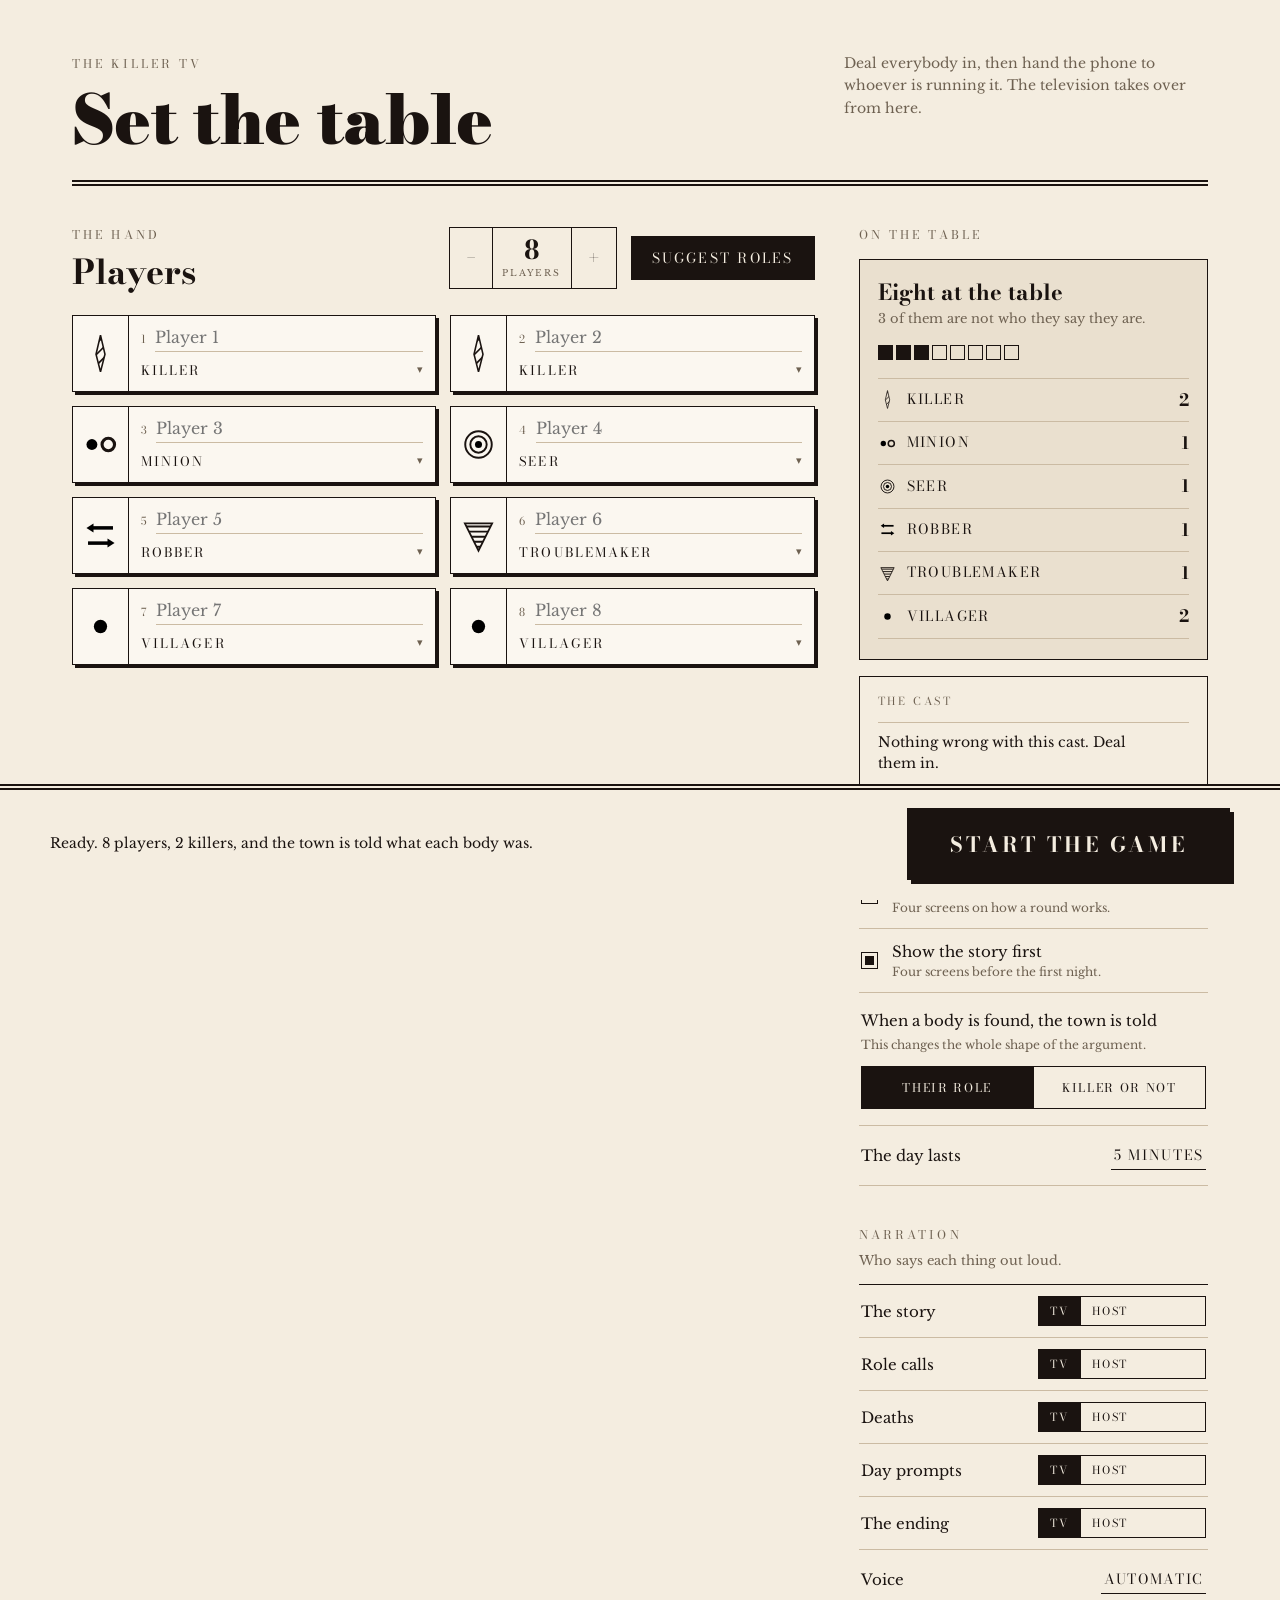
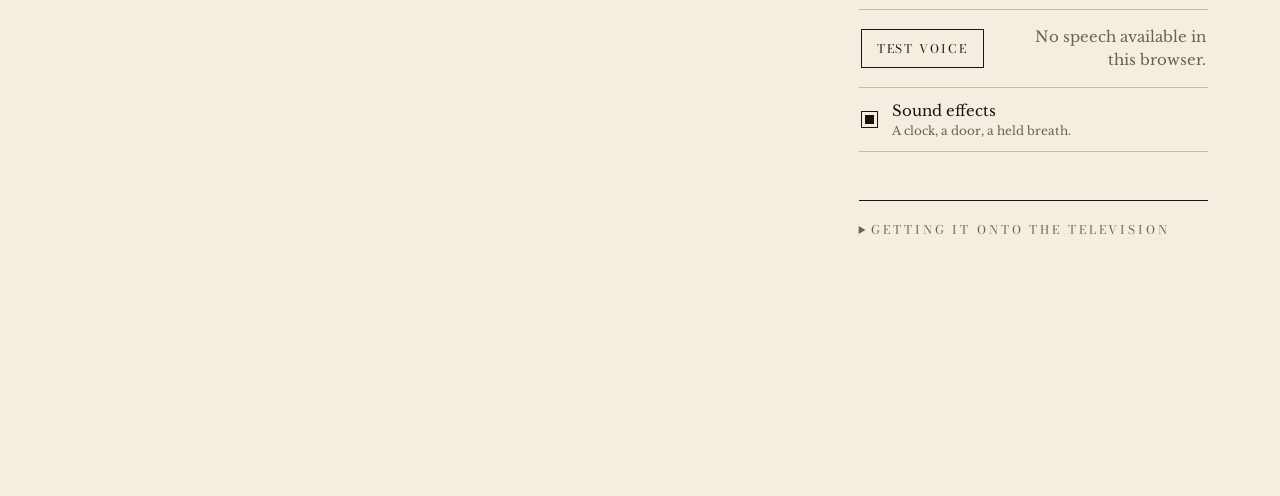
<file: index.html>
<!doctype html>
<html lang="en">
<head>
<meta charset="utf-8">
<meta name="viewport" content="width=device-width, initial-scale=1, viewport-fit=cover">
<meta name="theme-color" content="#F4EDE0">
<meta name="description" content="A social deduction party game for one television and a phone.">
<title>The Killer TV</title>
<link rel="icon" href="data:image/svg+xml,<svg xmlns='http://www.w3.org/2000/svg' viewBox='0 0 32 32'><rect width='32' height='32' fill='%23100c0a'/><rect x='5' y='10' width='22' height='15' fill='none' stroke='%23ede3d4' stroke-width='2'/><path d='M11 10 8 5M21 10l3-5' stroke='%23ede3d4' stroke-width='2'/></svg>">
<link rel="preconnect" href="https://fonts.googleapis.com">
<link rel="preconnect" href="https://fonts.gstatic.com" crossorigin>
<link href="https://fonts.googleapis.com/css2?family=Bodoni+Moda:ital,opsz,wght@0,6..96,400;0,6..96,700;0,6..96,900;1,6..96,400;1,6..96,900&family=Libre+Baskerville:ital,wght@0,400;0,700;1,400&display=swap" rel="stylesheet">
<link rel="stylesheet" href="css/app.css">
</head>
<body data-view="setup">

<!-- The deck's marks. One symbol per role plus the card back, used on the setup
     cards, in the moderator's roster, and on the printed cards. -->
<svg class="marks" aria-hidden="true" focusable="false">
  <defs>
    <clipPath id="s-cp-killer"><polygon points="50,3 61.5,52 50,97 38.5,52"></polygon></clipPath>
    <clipPath id="s-cp-trouble"><polygon points="15,19 85,19 50,89"></polygon></clipPath>
    <clipPath id="s-cp-insom"><circle cx="50" cy="50" r="34"></circle></clipPath>
    <clipPath id="s-cp-diamond"><polygon points="50,20 80,50 50,80 20,50"></polygon></clipPath>
  </defs>
  <symbol id="s-villager" viewBox="0 0 100 100"><circle cx="50" cy="50" r="17"></circle></symbol>
  <symbol id="s-killer" viewBox="0 0 100 100">
    <g clip-path="url(#s-cp-killer)" stroke="currentColor" stroke-width="4.5">
      <line x1="-30" y1="10" x2="130" y2="-150"></line><line x1="-30" y1="38" x2="130" y2="-122"></line>
      <line x1="-30" y1="66" x2="130" y2="-94"></line><line x1="-30" y1="94" x2="130" y2="-66"></line>
      <line x1="-30" y1="122" x2="130" y2="-38"></line><line x1="-30" y1="150" x2="130" y2="-10"></line>
      <line x1="-30" y1="178" x2="130" y2="18"></line><line x1="-30" y1="206" x2="130" y2="46"></line>
      <line x1="-30" y1="234" x2="130" y2="74"></line>
    </g>
    <polygon points="50,3 61.5,52 50,97 38.5,52" fill="none" stroke="currentColor" stroke-width="4"></polygon>
  </symbol>
  <symbol id="s-mason" viewBox="0 0 100 100">
    <rect x="10" y="35" width="30" height="30"></rect><rect x="60" y="35" width="30" height="30"></rect>
    <rect x="40" y="45" width="20" height="10"></rect>
  </symbol>
  <symbol id="s-minion" viewBox="0 0 100 100">
    <circle cx="28" cy="50" r="14"></circle>
    <circle cx="70" cy="50" r="16" fill="none" stroke="currentColor" stroke-width="8"></circle>
  </symbol>
  <symbol id="s-seer" viewBox="0 0 100 100">
    <circle cx="50" cy="50" r="34" fill="none" stroke="currentColor" stroke-width="5"></circle>
    <circle cx="50" cy="50" r="21" fill="none" stroke="currentColor" stroke-width="5"></circle>
    <circle cx="50" cy="50" r="9"></circle>
  </symbol>
  <symbol id="s-robber" viewBox="0 0 100 100">
    <rect x="30" y="26" width="52" height="9"></rect><polygon points="14,30.5 32,19 32,42"></polygon>
    <rect x="18" y="65" width="52" height="9"></rect><polygon points="86,69.5 68,58 68,81"></polygon>
  </symbol>
  <symbol id="s-trouble" viewBox="0 0 100 100">
    <g clip-path="url(#s-cp-trouble)" stroke="currentColor" stroke-width="5">
      <line x1="5" y1="27" x2="95" y2="27"></line><line x1="5" y1="40" x2="95" y2="40"></line>
      <line x1="5" y1="53" x2="95" y2="53"></line><line x1="5" y1="66" x2="95" y2="66"></line>
      <line x1="5" y1="79" x2="95" y2="79"></line>
    </g>
    <polygon points="15,19 85,19 50,89" fill="none" stroke="currentColor" stroke-width="4.5"></polygon>
  </symbol>
  <symbol id="s-insomniac" viewBox="0 0 100 100">
    <g clip-path="url(#s-cp-insom)" stroke="currentColor" stroke-width="5">
      <line x1="8" y1="55" x2="92" y2="55"></line><line x1="8" y1="68" x2="92" y2="68"></line>
      <line x1="8" y1="81" x2="92" y2="81"></line>
    </g>
    <circle cx="50" cy="50" r="34" fill="none" stroke="currentColor" stroke-width="5"></circle>
  </symbol>
  <symbol id="s-doppel" viewBox="0 0 100 100">
    <polygon points="36,14 58,50 36,86 14,50"></polygon>
    <polygon points="64,14 86,50 64,86 42,50" fill="none" stroke="currentColor" stroke-width="6"></polygon>
  </symbol>
  <symbol id="s-hunter" viewBox="0 0 100 100">
    <polygon points="18,8 82,8 50,46"></polygon><polygon points="18,92 82,92 50,54"></polygon>
  </symbol>
  <symbol id="s-tanner" viewBox="0 0 100 100">
    <g stroke="currentColor" stroke-width="9" fill="none" stroke-linecap="square">
      <line x1="17" y1="17" x2="62" y2="17"></line><line x1="83" y1="38" x2="83" y2="83"></line>
      <line x1="83" y1="83" x2="17" y2="83"></line><line x1="17" y1="83" x2="17" y2="17"></line>
    </g>
  </symbol>
  <symbol id="s-back" viewBox="0 0 100 100">
    <g fill="currentColor">
      <polygon points="50,2 54,24 46,24"></polygon>
      <polygon points="50,2 54,24 46,24" transform="rotate(45 50 50)"></polygon>
      <polygon points="50,2 54,24 46,24" transform="rotate(90 50 50)"></polygon>
      <polygon points="50,2 54,24 46,24" transform="rotate(135 50 50)"></polygon>
      <polygon points="50,2 54,24 46,24" transform="rotate(180 50 50)"></polygon>
      <polygon points="50,2 54,24 46,24" transform="rotate(225 50 50)"></polygon>
      <polygon points="50,2 54,24 46,24" transform="rotate(270 50 50)"></polygon>
      <polygon points="50,2 54,24 46,24" transform="rotate(315 50 50)"></polygon>
    </g>
    <g clip-path="url(#s-cp-diamond)" stroke="currentColor" stroke-width="1.5">
      <line x1="24" y1="0" x2="24" y2="100"></line><line x1="31" y1="0" x2="31" y2="100"></line>
      <line x1="38" y1="0" x2="38" y2="100"></line><line x1="45" y1="0" x2="45" y2="100"></line>
      <line x1="52" y1="0" x2="52" y2="100"></line><line x1="59" y1="0" x2="59" y2="100"></line>
      <line x1="66" y1="0" x2="66" y2="100"></line><line x1="73" y1="0" x2="73" y2="100"></line>
    </g>
    <circle cx="50" cy="50" r="30" fill="none" stroke="currentColor" stroke-width="2"></circle>
    <polygon points="50,20 80,50 50,80 20,50" fill="none" stroke="currentColor" stroke-width="2.6"></polygon>
    <circle cx="50" cy="50" r="12" fill="var(--stock,#F4EDE0)"></circle>
    <circle cx="50" cy="50" r="12" fill="none" stroke="currentColor" stroke-width="1.6"></circle>
    <polygon points="50,39 61,50 50,61 39,50"></polygon>
    <polygon points="50,45.5 54.5,50 50,54.5 45.5,50" fill="var(--stock,#F4EDE0)"></polygon>
  </symbol>
</svg>

<!-- ============================== SETUP ==============================
     The day face. A player is a card lying on a table — paper stock, one hard
     shadow, a mark ruled off at the left — not a form field with a label. -->
<main id="setup" class="view">
  <div class="sheet">

    <header class="mast">
      <div>
        <p class="over">The Killer TV</p>
        <h1>Set the table</h1>
      </div>
      <p class="mast-note">Deal everybody in, then hand the phone to whoever is running it.
        The television takes over from here.</p>
    </header>

    <div class="cols">

      <section class="col-wide">
        <div class="sec-head">
          <div>
            <p class="over">The hand</p>
            <h2>Players</h2>
          </div>
          <div class="sec-tools">
            <div class="stepper">
              <button type="button" id="fewer" aria-label="One fewer player">−</button>
              <div class="stepper-read">
                <b id="count">8</b>
                <span>players</span>
              </div>
              <button type="button" id="more" aria-label="One more player">+</button>
            </div>
            <button type="button" class="btn-solid" id="fillCast">Suggest roles</button>
          </div>
        </div>

        <div class="hand" id="cast"></div>
      </section>

      <section class="col-side">

        <div>
          <p class="over">On the table</p>
          <div class="tally-box">
            <b class="tally-head" id="tallyHead">Eight at the table</b>
            <p class="tally-sub" id="tallySub"></p>
            <div class="balance" id="balance"></div>
            <div class="tally" id="tally"></div>
          </div>

          <div class="problems-box">
            <p class="over" id="problemsHead">Before you start</p>
            <div id="problems"></div>
          </div>
        </div>

        <div>
          <p class="over">Game</p>
          <div class="ruled">
            <button type="button" class="check" id="optRules" aria-pressed="true">
              <span class="box"></span>
              <span class="check-text"><b>Show the rules first</b><i>Four screens on how a round works.</i></span>
            </button>
            <button type="button" class="check" id="optStory" aria-pressed="true">
              <span class="box"></span>
              <span class="check-text"><b>Show the story first</b><i>Four screens before the first night.</i></span>
            </button>

            <div class="ruled-block">
              <b>When a body is found, the town is told</b>
              <i>This changes the whole shape of the argument.</i>
              <div class="pick2" id="optReveal" role="radiogroup" aria-label="What the town is told">
                <button type="button" role="radio" data-reveal="role" aria-checked="true">Their role</button>
                <button type="button" role="radio" data-reveal="team" aria-checked="false">Killer or not</button>
              </div>
            </div>

            <label class="ruled-row">
              <span>The day lasts</span>
              <select id="optDay">
                <option value="180000">3 minutes</option>
                <option value="300000" selected>5 minutes</option>
                <option value="420000">7 minutes</option>
                <option value="0">No clock</option>
              </select>
            </label>
          </div>
        </div>

        <div>
          <p class="over">Narration</p>
          <p class="over-note">Who says each thing out loud.</p>
          <div class="ruled">
            <div id="sayRows"></div>

            <label class="ruled-row">
              <span>Voice</span>
              <select id="optVoice"></select>
            </label>

            <div class="ruled-row">
              <button type="button" class="btn-line" id="testVoice">Test voice</button>
              <span class="ruled-note" id="voiceNote">Checking what's available…</span>
            </div>

            <button type="button" class="check" id="optSfx" aria-pressed="true">
              <span class="box"></span>
              <span class="check-text"><b>Sound effects</b><i>A clock, a door, a held breath.</i></span>
            </button>
          </div>
        </div>

        <details class="help">
          <summary>Getting it onto the television</summary>
          <p><b>Laptop → HDMI.</b> Drag the TV window across and press <b>F</b> for fullscreen.</p>
          <p><b>Chromecast.</b> Chrome menu → Cast → <i>Cast tab</i>, then pick the TV window.</p>
          <p>Both windows have to be the same browser on the same machine — that is how they talk to each other. There is no server, so it all works offline.</p>
        </details>

      </section>
    </div>
  </div>

  <div class="start-bar">
    <div class="start-in">
      <p class="start-line" id="startHint"></p>
      <button type="button" class="btn-start" id="start" disabled>Start the game</button>
    </div>
  </div>

  <div class="dialog" id="openDialog" hidden>
    <div class="dialog-box" role="dialog" aria-modal="true" aria-labelledby="openTitle">
      <p class="over">One more thing</p>
      <h3 id="openTitle">Where should the TV open?</h3>
      <p class="dialog-note">This screen becomes the remote either way. Pick whichever is easier to drag onto the television.</p>
      <div class="dialog-actions">
        <button type="button" class="btn-solid lg" id="openWindow">A new window</button>
        <button type="button" class="btn-line lg" id="openTab">A new tab</button>
        <button type="button" class="btn-bare" id="openCancel">Cancel</button>
      </div>
    </div>
  </div>
</main>

<!-- ============================== ADMIN ==============================
     A dark phone in a dark room goes unnoticed. Nothing here flashes,
     animates or brightens — a screen that lights up when it matters is the
     tell. One decision per screen, and the roles are sealed until held. -->
<main id="admin" class="view">
  <div class="phone">

    <div class="ph-status">
      <span id="admTime">—</span>
      <span class="ph-tools">
        <button type="button" id="reopenTv">TV</button>
        <button type="button" id="quit">Quit</button>
      </span>
      <span id="admWhen">—</span>
    </div>

    <div class="ph-main">
      <div class="ph-head" id="admHead"></div>
      <div class="ph-body" id="admBody"></div>

      <div class="ph-bar" id="admRosterBar">
        <span>Roster</span>
        <span id="rosterHint">Press and hold</span>
      </div>

      <div class="ph-actions">
        <button type="button" class="ph-back" id="admBack">Back<em>⌫</em></button>
        <button type="button" class="ph-skip" id="admSkip" hidden>Skip</button>
        <button type="button" class="ph-next" id="admNext">Next<em>space</em></button>
      </div>
    </div>

    <!-- On a phone this is a screen that opens over the call. On a laptop — a
         lid that stands up, four times the area, on a table rather than in a
         hand — it is a narrow rail down the far edge instead, sealed, opening
         only while the pointer or R is held. -->
    <div class="ph-rail" id="admRail" hidden></div>
  </div>
</main>

<!-- =============================== TV ===============================
     Every size is a percentage of the screen's own width, so 720p and 4K are
     the same design at two magnifications. No breakpoint, no reflow: a line
     that breaks after "Seer," breaks there on every panel in every house. -->
<main id="tv" class="view">
  <div class="tv-in">
    <div class="tv-top">
      <span id="tvOverL"></span>
      <span id="tvOverR"></span>
    </div>
    <div class="tv-mid" id="tvMid"></div>
    <div class="tv-bottom">
      <span id="tvUnder"></span>
      <span id="tvFoot"></span>
    </div>
  </div>

  <button type="button" class="tv-wake" id="tvWake">
    <b>Click to switch on</b>
    <span>Browsers keep the sound off until you do · then F for fullscreen</span>
  </button>
</main>

<script src="js/roles.js"></script>
<script src="js/lines.js"></script>
<script src="js/scenes.js"></script>
<script src="js/state.js"></script>
<script src="js/bus.js"></script>
<script src="js/audio.js"></script>
<script src="js/setup.js"></script>
<script src="js/admin.js"></script>
<script src="js/tv.js"></script>
<script src="js/main.js"></script>
</body>
</html>
</file>
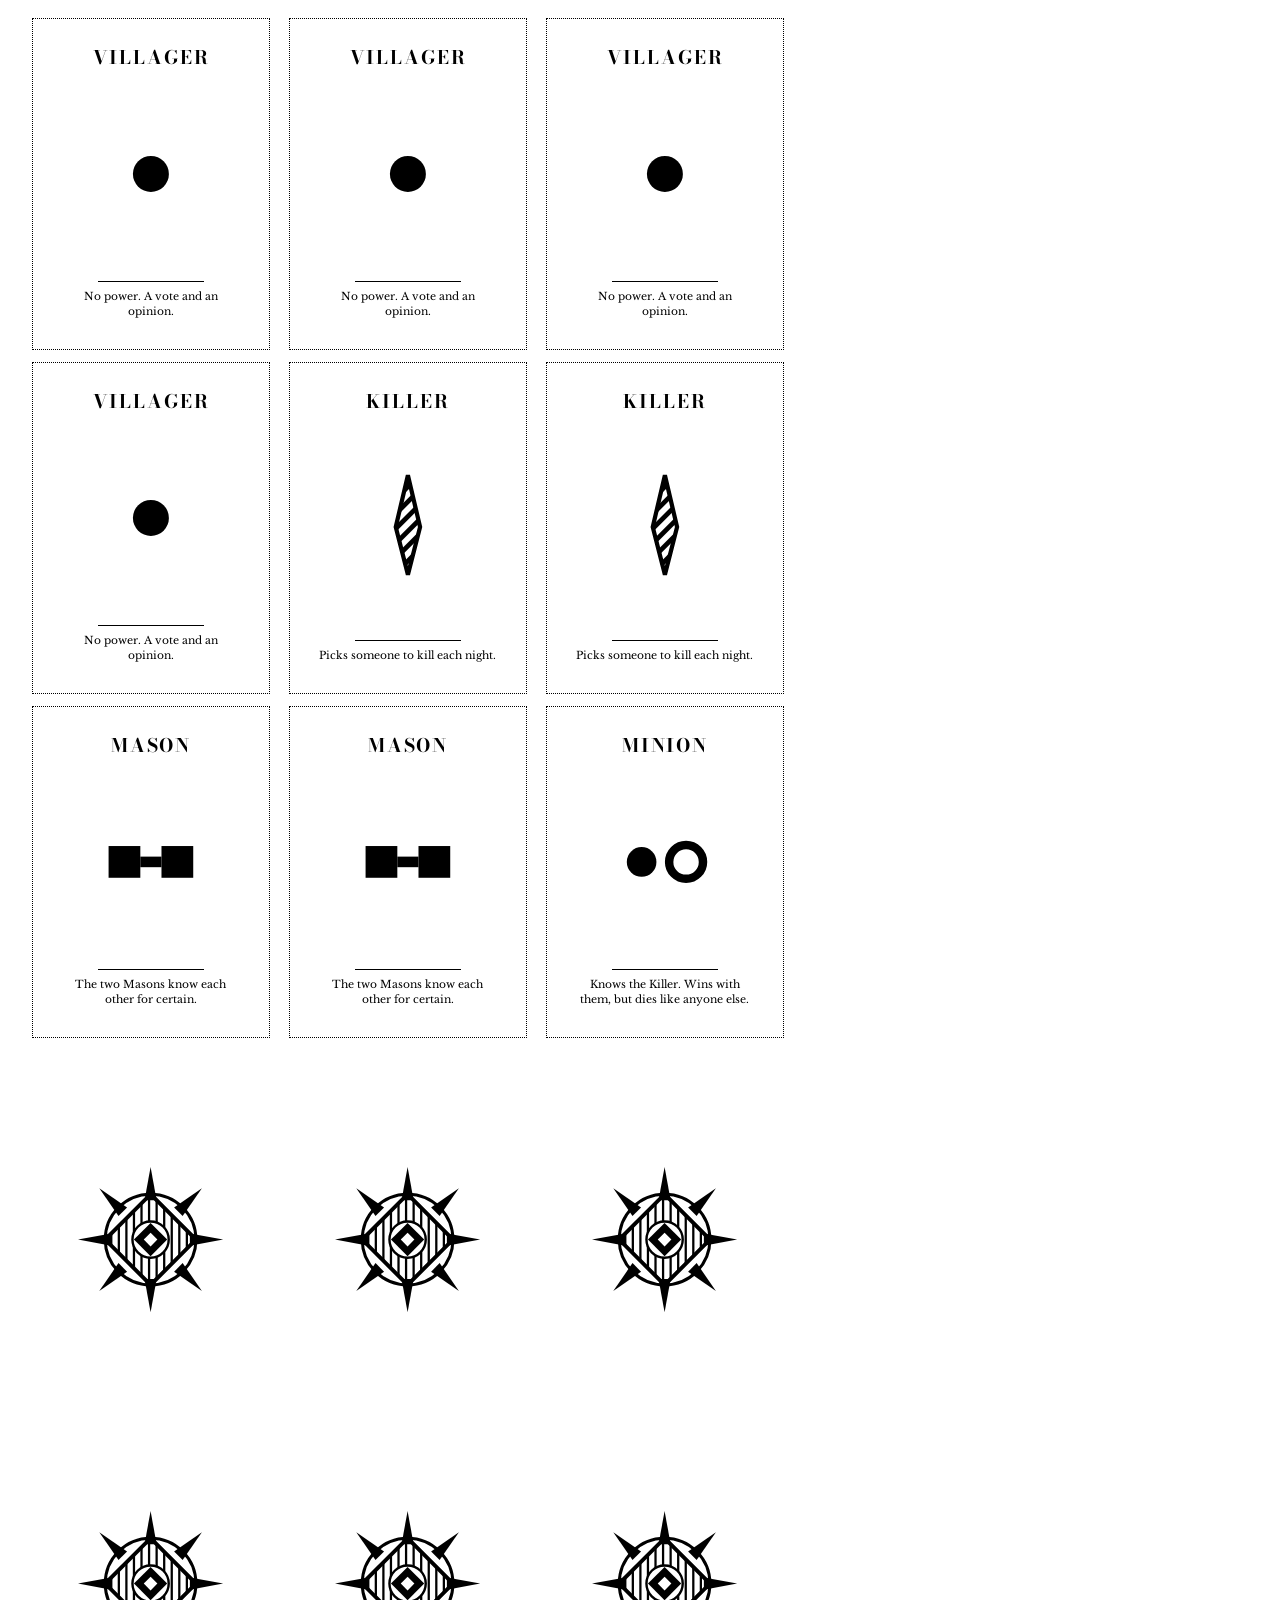
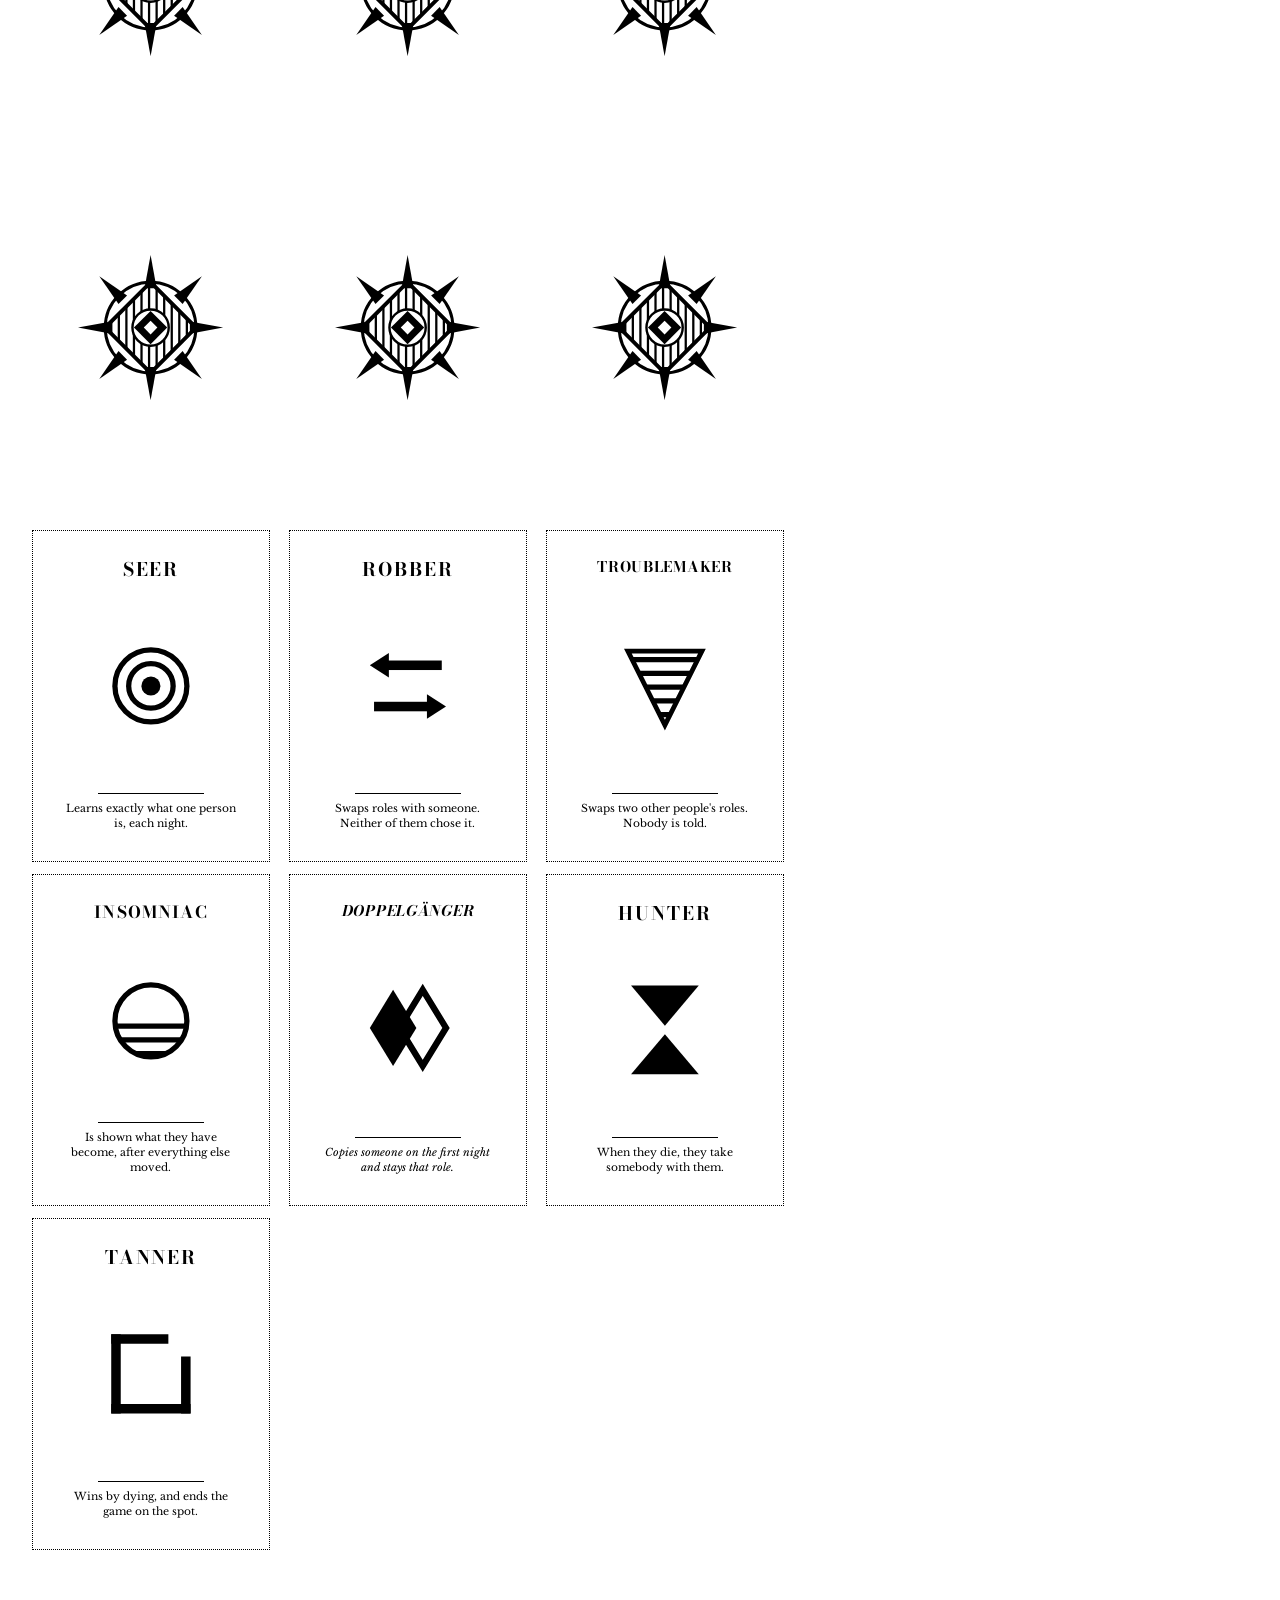
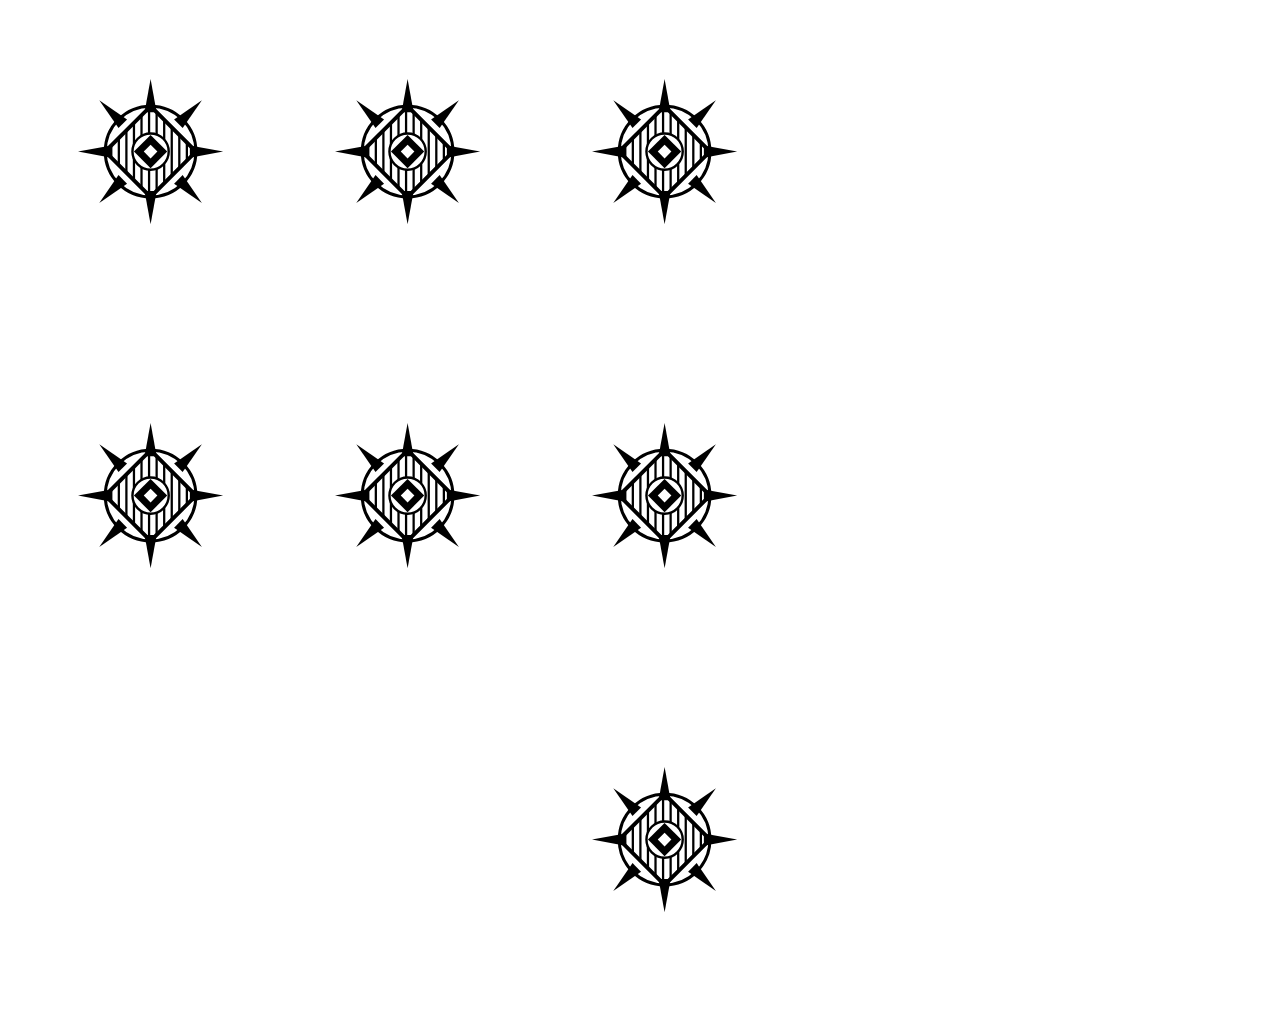
<file: cards.html>
<!DOCTYPE html>
<!--
  THE KILLER TV — print sheet. 16 cards, 63 x 88 mm, 9-up on US Letter.
  Page order is duplex-ready: FRONTS 1, BACKS 1, FRONTS 2, BACKS 2.
  For A4: swap the ONE line marked `/* PAPER */` below to  @page { size: A4 portrait; margin: 0; }
  and set --page-w: 210mm; --page-h: 297mm; in :root.
-->
<html lang="en">
<head>
<meta charset="utf-8">
<title>The Killer TV — cards</title>
<link rel="preconnect" href="https://fonts.googleapis.com">
<link rel="preconnect" href="https://fonts.gstatic.com" crossorigin>
<link href="https://fonts.googleapis.com/css2?family=Bodoni+Moda:ital,opsz,wght@0,6..96,700;1,6..96,700&family=Libre+Baskerville:ital,wght@0,400;1,400&display=swap" rel="stylesheet">
<style>
  /* PAPER — US Letter. For A4 use instead:  @page { size: A4 portrait; margin: 0; }
     and set --page-w: 210mm; --page-h: 297mm; in :root. Nothing else changes. */
  @page { size: letter portrait; margin: 0; }

  :root {
    --page-w: 215.9mm;
    --page-h: 279.4mm;
    --card-w: 63mm;
    --card-h: 88mm;
    --gap-x: 5mm;
    --gap-y: 3mm;
    --safe: 8mm;          /* nothing on a card sits inside this of its own trim */
    --hair: 0.25mm;
  }

  html, body { margin: 0; padding: 0; background: #fff; }
  body {
    font-family: 'Libre Baskerville', Georgia, 'Times New Roman', serif;
    color: #000;
    -webkit-print-color-adjust: exact;
    print-color-adjust: exact;
  }

  .sheet {
    width: var(--page-w);
    height: var(--page-h);
    display: flex;
    align-items: center;
    justify-content: center;
    overflow: hidden;
    break-after: page;
    page-break-after: always;
  }
  .sheet:last-of-type { break-after: auto; page-break-after: auto; }

  .grid {
    display: grid;
    grid-template-columns: repeat(3, var(--card-w));
    grid-template-rows: repeat(3, var(--card-h));
    column-gap: var(--gap-x);
    row-gap: var(--gap-y);
  }

  .slot { position: relative; width: var(--card-w); height: var(--card-h); }

  /* the only guide on the sheet: a dotted line sitting exactly on the cut */
  .slot::before {
    content: "";
    position: absolute;
    inset: 0;
    border: 0.3mm dotted #000;
  }
  .slot.blank::before { content: none; }
  /* never on the backs: a hairline at the trim leaves a different sliver on every
     card if the cut wanders, which is precisely what makes a back identifiable.
     You cut the duplexed stack once, registered on the front sheet. */
  .slot:has(.back)::before { content: none; }

  /* ---- card front ---- */
  .front {
    position: absolute;
    inset: var(--safe);
    display: flex;
    flex-direction: column;
    align-items: center;
    justify-content: space-between;
    text-align: center;
  }
  .name {
    font-family: 'Bodoni Moda', Georgia, 'Times New Roman', serif;
    font-weight: 700;
    font-size: 14pt;
    line-height: 1;
    letter-spacing: 0.10em;
    text-transform: uppercase;
  }
  .name.long { font-size: 11pt; letter-spacing: 0.05em; }
  .name.mid  { font-size: 12.5pt; letter-spacing: 0.07em; }
  .mark { width: 28mm; height: 28mm; display: block; }
  .foot { width: 100%; }
  .foot hr { border: 0; border-top: var(--hair) solid #000; width: 60%; margin: 0 auto 2.2mm; }
  .rule-line { font-size: 8pt; line-height: 1.4; margin: 0; }

  .doppel .name, .doppel .rule-line { font-style: italic; }

  /* ---- card back: one centred medallion, no frame, no edge detail ----
     Every mark sits >= 11 mm inside the trim, so a 2 mm duplex shift
     changes nothing a player could see from across a room.            */
  .back { position: absolute; inset: 0; display: flex; align-items: center; justify-content: center; }
  .back svg { width: 40mm; height: 40mm; display: block; }
</style>
</head>
<body>

<svg width="0" height="0" style="position:absolute" aria-hidden="true">
  <defs>
    <clipPath id="cp-killer"><polygon points="50,3 61.5,52 50,97 38.5,52"/></clipPath>
    <clipPath id="cp-trouble"><polygon points="15,19 85,19 50,89"/></clipPath>
    <clipPath id="cp-insom"><circle cx="50" cy="50" r="34"/></clipPath>
    <clipPath id="cp-back-diamond"><polygon points="50,20 80,50 50,80 20,50"/></clipPath>
  </defs>

  <symbol id="m-villager" viewBox="0 0 100 100"><circle cx="50" cy="50" r="17"/></symbol>

  <symbol id="m-killer" viewBox="0 0 100 100">
    <g clip-path="url(#cp-killer)" stroke="#000" stroke-width="4.5">
      <line x1="-30" y1="10" x2="130" y2="-150"/><line x1="-30" y1="24" x2="130" y2="-136"/>
      <line x1="-30" y1="38" x2="130" y2="-122"/><line x1="-30" y1="52" x2="130" y2="-108"/>
      <line x1="-30" y1="66" x2="130" y2="-94"/><line x1="-30" y1="80" x2="130" y2="-80"/>
      <line x1="-30" y1="94" x2="130" y2="-66"/><line x1="-30" y1="108" x2="130" y2="-52"/>
      <line x1="-30" y1="122" x2="130" y2="-38"/><line x1="-30" y1="136" x2="130" y2="-24"/>
      <line x1="-30" y1="150" x2="130" y2="-10"/><line x1="-30" y1="164" x2="130" y2="4"/>
      <line x1="-30" y1="178" x2="130" y2="18"/><line x1="-30" y1="192" x2="130" y2="32"/>
      <line x1="-30" y1="206" x2="130" y2="46"/><line x1="-30" y1="220" x2="130" y2="60"/>
      <line x1="-30" y1="234" x2="130" y2="74"/><line x1="-30" y1="248" x2="130" y2="88"/>
    </g>
    <polygon points="50,3 61.5,52 50,97 38.5,52" fill="none" stroke="#000" stroke-width="4"/>
  </symbol>

  <symbol id="m-mason" viewBox="0 0 100 100">
    <rect x="10" y="35" width="30" height="30"/><rect x="60" y="35" width="30" height="30"/>
    <rect x="40" y="45" width="20" height="10"/>
  </symbol>

  <symbol id="m-minion" viewBox="0 0 100 100">
    <circle cx="28" cy="50" r="14"/>
    <circle cx="70" cy="50" r="16" fill="none" stroke="#000" stroke-width="8"/>
  </symbol>

  <symbol id="m-seer" viewBox="0 0 100 100">
    <circle cx="50" cy="50" r="34" fill="none" stroke="#000" stroke-width="5"/>
    <circle cx="50" cy="50" r="21" fill="none" stroke="#000" stroke-width="5"/>
    <circle cx="50" cy="50" r="9"/>
  </symbol>

  <symbol id="m-robber" viewBox="0 0 100 100">
    <rect x="30" y="26" width="52" height="9"/><polygon points="14,30.5 32,19 32,42"/>
    <rect x="18" y="65" width="52" height="9"/><polygon points="86,69.5 68,58 68,81"/>
  </symbol>

  <symbol id="m-trouble" viewBox="0 0 100 100">
    <g clip-path="url(#cp-trouble)" stroke="#000" stroke-width="5">
      <line x1="5" y1="27" x2="95" y2="27"/><line x1="5" y1="40" x2="95" y2="40"/>
      <line x1="5" y1="53" x2="95" y2="53"/><line x1="5" y1="66" x2="95" y2="66"/>
      <line x1="5" y1="79" x2="95" y2="79"/>
    </g>
    <polygon points="15,19 85,19 50,89" fill="none" stroke="#000" stroke-width="4.5"/>
  </symbol>

  <symbol id="m-insomniac" viewBox="0 0 100 100">
    <g clip-path="url(#cp-insom)" stroke="#000" stroke-width="5">
      <line x1="8" y1="55" x2="92" y2="55"/><line x1="8" y1="68" x2="92" y2="68"/>
      <line x1="8" y1="81" x2="92" y2="81"/>
    </g>
    <circle cx="50" cy="50" r="34" fill="none" stroke="#000" stroke-width="5"/>
  </symbol>

  <symbol id="m-doppel" viewBox="0 0 100 100">
    <polygon points="36,14 58,50 36,86 14,50"/>
    <polygon points="64,14 86,50 64,86 42,50" fill="none" stroke="#000" stroke-width="6"/>
  </symbol>

  <symbol id="m-hunter" viewBox="0 0 100 100">
    <polygon points="18,8 82,8 50,46"/><polygon points="18,92 82,92 50,54"/>
  </symbol>

  <symbol id="m-tanner" viewBox="0 0 100 100">
    <g stroke="#000" stroke-width="9" fill="none" stroke-linecap="square">
      <line x1="17" y1="17" x2="62" y2="17"/><line x1="83" y1="38" x2="83" y2="83"/>
      <line x1="83" y1="83" x2="17" y2="83"/><line x1="17" y1="83" x2="17" y2="17"/>
    </g>
  </symbol>

  <!-- Back medallion: engraved rosette. Nothing within 11 mm of trim, 180deg symmetric. -->
  <symbol id="m-back" viewBox="0 0 100 100">
    <g fill="#000">
      <polygon points="50,2 54,24 46,24"/>
      <polygon points="50,2 54,24 46,24" transform="rotate(45 50 50)"/>
      <polygon points="50,2 54,24 46,24" transform="rotate(90 50 50)"/>
      <polygon points="50,2 54,24 46,24" transform="rotate(135 50 50)"/>
      <polygon points="50,2 54,24 46,24" transform="rotate(180 50 50)"/>
      <polygon points="50,2 54,24 46,24" transform="rotate(225 50 50)"/>
      <polygon points="50,2 54,24 46,24" transform="rotate(270 50 50)"/>
      <polygon points="50,2 54,24 46,24" transform="rotate(315 50 50)"/>
    </g>
    <g clip-path="url(#cp-back-diamond)" stroke="#000" stroke-width="1.5">
      <line x1="24" y1="0" x2="24" y2="100"/><line x1="29" y1="0" x2="29" y2="100"/>
      <line x1="34" y1="0" x2="34" y2="100"/><line x1="39" y1="0" x2="39" y2="100"/>
      <line x1="44" y1="0" x2="44" y2="100"/><line x1="49" y1="0" x2="49" y2="100"/>
      <line x1="54" y1="0" x2="54" y2="100"/><line x1="59" y1="0" x2="59" y2="100"/>
      <line x1="64" y1="0" x2="64" y2="100"/><line x1="69" y1="0" x2="69" y2="100"/>
      <line x1="74" y1="0" x2="74" y2="100"/>
    </g>
    <circle cx="50" cy="50" r="30" fill="none" stroke="#000" stroke-width="2"/>
    <polygon points="50,20 80,50 50,80 20,50" fill="none" stroke="#000" stroke-width="2.6"/>
    <circle cx="50" cy="50" r="12" fill="#fff"/>
    <circle cx="50" cy="50" r="12" fill="none" stroke="#000" stroke-width="1.6"/>
    <polygon points="50,39 61,50 50,61 39,50"/>
    <polygon points="50,45.5 54.5,50 50,54.5 45.5,50" fill="#fff"/>
  </symbol>
</svg>

<!-- ============ SHEET 1 — FRONTS (9) ============ -->
<section class="sheet">
  <div class="grid">

    <div class="slot">
      <div class="front"><div class="name">Villager</div>
        <svg class="mark" viewBox="0 0 100 100"><use href="#m-villager"/></svg>
        <div class="foot"><hr><p class="rule-line">No power. A vote and an opinion.</p></div>
      </div></div>

    <div class="slot">
      <div class="front"><div class="name">Villager</div>
        <svg class="mark" viewBox="0 0 100 100"><use href="#m-villager"/></svg>
        <div class="foot"><hr><p class="rule-line">No power. A vote and an opinion.</p></div>
      </div></div>

    <div class="slot">
      <div class="front"><div class="name">Villager</div>
        <svg class="mark" viewBox="0 0 100 100"><use href="#m-villager"/></svg>
        <div class="foot"><hr><p class="rule-line">No power. A vote and an opinion.</p></div>
      </div></div>

    <div class="slot">
      <div class="front"><div class="name">Villager</div>
        <svg class="mark" viewBox="0 0 100 100"><use href="#m-villager"/></svg>
        <div class="foot"><hr><p class="rule-line">No power. A vote and an opinion.</p></div>
      </div></div>

    <div class="slot">
      <div class="front"><div class="name">Killer</div>
        <svg class="mark" viewBox="0 0 100 100"><use href="#m-killer"/></svg>
        <div class="foot"><hr><p class="rule-line">Picks someone to kill each night.</p></div>
      </div></div>

    <div class="slot">
      <div class="front"><div class="name">Killer</div>
        <svg class="mark" viewBox="0 0 100 100"><use href="#m-killer"/></svg>
        <div class="foot"><hr><p class="rule-line">Picks someone to kill each night.</p></div>
      </div></div>

    <div class="slot">
      <div class="front"><div class="name">Mason</div>
        <svg class="mark" viewBox="0 0 100 100"><use href="#m-mason"/></svg>
        <div class="foot"><hr><p class="rule-line">The two Masons know each other for certain.</p></div>
      </div></div>

    <div class="slot">
      <div class="front"><div class="name">Mason</div>
        <svg class="mark" viewBox="0 0 100 100"><use href="#m-mason"/></svg>
        <div class="foot"><hr><p class="rule-line">The two Masons know each other for certain.</p></div>
      </div></div>

    <div class="slot">
      <div class="front"><div class="name">Minion</div>
        <svg class="mark" viewBox="0 0 100 100"><use href="#m-minion"/></svg>
        <div class="foot"><hr><p class="rule-line">Knows the Killer. Wins with them, but dies like anyone else.</p></div>
      </div></div>

  </div>
</section>

<!-- ============ SHEET 2 — BACKS for sheet 1 (9) ============ -->
<section class="sheet">
  <div class="grid">
    <div class="slot"><div class="back"><svg viewBox="0 0 100 100"><use href="#m-back"/></svg></div></div>
    <div class="slot"><div class="back"><svg viewBox="0 0 100 100"><use href="#m-back"/></svg></div></div>
    <div class="slot"><div class="back"><svg viewBox="0 0 100 100"><use href="#m-back"/></svg></div></div>
    <div class="slot"><div class="back"><svg viewBox="0 0 100 100"><use href="#m-back"/></svg></div></div>
    <div class="slot"><div class="back"><svg viewBox="0 0 100 100"><use href="#m-back"/></svg></div></div>
    <div class="slot"><div class="back"><svg viewBox="0 0 100 100"><use href="#m-back"/></svg></div></div>
    <div class="slot"><div class="back"><svg viewBox="0 0 100 100"><use href="#m-back"/></svg></div></div>
    <div class="slot"><div class="back"><svg viewBox="0 0 100 100"><use href="#m-back"/></svg></div></div>
    <div class="slot"><div class="back"><svg viewBox="0 0 100 100"><use href="#m-back"/></svg></div></div>
  </div>
</section>

<!-- ============ SHEET 3 — FRONTS (7) ============ -->
<section class="sheet">
  <div class="grid">

    <div class="slot">
      <div class="front"><div class="name">Seer</div>
        <svg class="mark" viewBox="0 0 100 100"><use href="#m-seer"/></svg>
        <div class="foot"><hr><p class="rule-line">Learns exactly what one person is, each night.</p></div>
      </div></div>

    <div class="slot">
      <div class="front"><div class="name">Robber</div>
        <svg class="mark" viewBox="0 0 100 100"><use href="#m-robber"/></svg>
        <div class="foot"><hr><p class="rule-line">Swaps roles with someone. Neither of them chose it.</p></div>
      </div></div>

    <div class="slot">
      <div class="front"><div class="name long">Troublemaker</div>
        <svg class="mark" viewBox="0 0 100 100"><use href="#m-trouble"/></svg>
        <div class="foot"><hr><p class="rule-line">Swaps two other people's roles. Nobody is told.</p></div>
      </div></div>

    <div class="slot">
      <div class="front"><div class="name mid">Insomniac</div>
        <svg class="mark" viewBox="0 0 100 100"><use href="#m-insomniac"/></svg>
        <div class="foot"><hr><p class="rule-line">Is shown what they have become, after everything else moved.</p></div>
      </div></div>

    <div class="slot doppel">
      <div class="front"><div class="name long">Doppelgänger</div>
        <svg class="mark" viewBox="0 0 100 100"><use href="#m-doppel"/></svg>
        <div class="foot"><hr><p class="rule-line">Copies someone on the first night and stays that role.</p></div>
      </div></div>

    <div class="slot">
      <div class="front"><div class="name">Hunter</div>
        <svg class="mark" viewBox="0 0 100 100"><use href="#m-hunter"/></svg>
        <div class="foot"><hr><p class="rule-line">When they die, they take somebody with them.</p></div>
      </div></div>

    <div class="slot">
      <div class="front"><div class="name">Tanner</div>
        <svg class="mark" viewBox="0 0 100 100"><use href="#m-tanner"/></svg>
        <div class="foot"><hr><p class="rule-line">Wins by dying, and ends the game on the spot.</p></div>
      </div></div>

    <div class="slot blank"></div>
    <div class="slot blank"></div>

  </div>
</section>

<!-- ==== SHEET 4 — BACKS for sheet 3 (7), column-mirrored for long-edge duplex ==== -->
<section class="sheet">
  <div class="grid">
    <div class="slot"><div class="back"><svg viewBox="0 0 100 100"><use href="#m-back"/></svg></div></div>
    <div class="slot"><div class="back"><svg viewBox="0 0 100 100"><use href="#m-back"/></svg></div></div>
    <div class="slot"><div class="back"><svg viewBox="0 0 100 100"><use href="#m-back"/></svg></div></div>
    <div class="slot"><div class="back"><svg viewBox="0 0 100 100"><use href="#m-back"/></svg></div></div>
    <div class="slot"><div class="back"><svg viewBox="0 0 100 100"><use href="#m-back"/></svg></div></div>
    <div class="slot"><div class="back"><svg viewBox="0 0 100 100"><use href="#m-back"/></svg></div></div>
    <div class="slot blank"></div>
    <div class="slot blank"></div>
    <div class="slot"><div class="back"><svg viewBox="0 0 100 100"><use href="#m-back"/></svg></div></div>
  </div>
</section>

</body>
</html>
</file>
<file: css/app.css>
/* the killer tv

   Two faces of the same five steps, inverted. Night is lampblack, day is paper,
   and nothing is ever blue-black: every dark sits between hue 40° and 60°, so a
   television across a room reads as lamplight rather than backlight.

   Load-bearing rules, not decoration:

     Pure #fff appears nowhere.
     The accent means death. It is never a button, never a highlight, never a
       heading, never a decorative border. If a player sees it, somebody died.
     There are no rounded corners, except the phone's own shell.

   The finish is ink. Its vocabulary is three things and they carry the whole
   identity with no colour and no tone: solid fills at 100% or nothing, a coarse
   dot screen where tone is needed, and a double rule — one thick, one hairline —
   which appears on every card edge and every screen divider. */

:root{
  /* night face — the television after dark */
  --night-ground:#100C0A;   /* lampblack · full-bleed background      */
  --night-panel:#1C1512;    /* cupboard  · raised panels              */
  --night-rule:#322721;     /* hairline  · 1px rules only             */
  --night-dim:#8A7A6B;      /* ash       · phase labels, asides       */
  --night-text:#EDE3D4;     /* lamplight · all read-across-room type  */

  /* day face — dawn, the vote */
  --day-ground:#F4EDE0;     /* lamp paper */
  --day-panel:#EAE0CF;      /* foxed      */
  --day-rule:#CBBBA3;       /* pencil     */
  --day-quiet:#6E6151;      /* slate      */
  --day-ink:#1A1310;        /* warm ink   */
  --stock:#FBF7F0;          /* card stock */

  /* death. nothing else. */
  --death:#9E3423;
  --death-on:#F4EDE0;

  --display:'Bodoni Moda',Georgia,'Times New Roman',serif;
  --read:'Libre Baskerville',Georgia,'Times New Roman',serif;

  --dot-pitch:9px;
}

*{box-sizing:border-box}
[hidden]{display:none!important}
html,body{height:100%}

body{
  margin:0;background:var(--day-ground);color:var(--day-ink);
  font-family:var(--read);font-size:16px;line-height:1.55;
  -webkit-font-smoothing:antialiased;-webkit-tap-highlight-color:transparent;
  overscroll-behavior:none;text-wrap:pretty;

  /* Bodoni Moda is a variable font whose optical-size axis thins the hairlines
     as it climbs — by its own account the display face is only safe at 900
     weight above 7% of screen width. Left to itself the browser raises opsz
     with the type size, and at a 68px masthead the thin strokes disappear
     entirely: the letters break into disconnected slabs. Pinning opsz low keeps
     the text-grade hairlines at every size, which is the whole point of the
     axis. Libre Baskerville has no opsz, so this costs it nothing. */
  font-optical-sizing:none;
  font-variation-settings:'opsz' 11;
}
h1,h2,h3{margin:0;font-family:var(--display);font-weight:700;line-height:1.1}
p{margin:0}
button,input,select{font-family:inherit;font-size:inherit;color:inherit}
button{background:none;border:0;padding:0;cursor:pointer}
:focus-visible{outline:2px solid currentColor;outline-offset:2px}
svg.marks{position:absolute;width:0;height:0}

.view{display:none}
body[data-view="setup"] #setup{display:block}
body[data-view="admin"] #admin{display:flex}
body[data-view="tv"]    #tv{display:block}
body[data-view="admin"]{background:var(--night-ground)}
body[data-view="tv"]{overflow:hidden;background:var(--night-ground)}

/* ============================== setup ==============================
   The day face. Everything here is paper, ink and one hard shadow. */

#setup{min-height:100dvh;padding:0 0 90px}
.sheet{max-width:1180px;margin:0 auto;padding:0 22px}

.mast{
  padding:52px 0 30px;display:flex;gap:18px;flex-wrap:wrap;
  align-items:baseline;justify-content:space-between;border-bottom:6px double var(--day-ink);
}
.mast h1{font-weight:900;font-size:min(68px,9vw);line-height:.92;letter-spacing:-.01em}
.mast-note{font-size:14px;line-height:1.6;color:var(--day-quiet);max-width:26em}

.over{
  font-family:var(--display);font-size:12px;letter-spacing:.26em;
  text-transform:uppercase;color:var(--day-quiet);margin-bottom:14px;
}
.over-note{font-size:13px;color:var(--day-quiet);line-height:1.5;margin-bottom:14px;margin-top:-8px}

.cols{
  display:grid;grid-template-columns:repeat(auto-fit,minmax(min(100%,330px),1fr));
  gap:44px;align-items:start;padding-top:40px;
}
.col-wide{grid-column:span 2;min-width:0}
.col-side{min-width:0;display:flex;flex-direction:column;gap:40px}

.sec-head{
  display:flex;gap:20px;flex-wrap:wrap;align-items:flex-end;
  justify-content:space-between;margin-bottom:26px;
}
.sec-head h2{font-size:34px;line-height:1}
.sec-head .over{margin-bottom:10px}
.sec-tools{display:flex;gap:14px;align-items:center;flex-wrap:wrap}

.stepper{display:flex;align-items:stretch;border:1px solid var(--day-ink)}
.stepper button{
  background:var(--day-ground);border-right:1px solid var(--day-ink);
  padding:0 16px;font-family:var(--display);font-size:22px;line-height:1;
}
.stepper button:last-child{border-right:0;border-left:1px solid var(--day-ink)}
.stepper button:hover:not(:disabled){background:var(--day-ink);color:var(--day-ground)}
.stepper button:disabled{opacity:.3;cursor:not-allowed}
.stepper-read{min-width:78px;text-align:center;padding:9px 8px 8px}
.stepper-read b{display:block;font-family:var(--display);font-weight:700;font-size:26px;line-height:1}
.stepper-read span{
  display:block;font-size:9px;letter-spacing:.2em;text-transform:uppercase;
  color:var(--day-quiet);margin-top:3px;
}

.btn-solid{
  background:var(--day-ink);color:var(--day-ground);border:1px solid var(--day-ink);
  padding:13px 20px;font-family:var(--display);font-size:14px;letter-spacing:.16em;
  text-transform:uppercase;white-space:nowrap;line-height:1.15;
}
.btn-solid:hover{background:var(--day-ground);color:var(--day-ink)}
.btn-line{
  background:transparent;border:1px solid var(--day-ink);padding:9px 15px;
  font-family:var(--display);font-size:12px;letter-spacing:.16em;text-transform:uppercase;
}
.btn-line:hover{background:var(--day-ink);color:var(--day-ground)}
.btn-bare{font-family:var(--display);font-size:12px;letter-spacing:.16em;
  text-transform:uppercase;color:var(--day-quiet);padding:8px}
.lg{padding:16px 24px;font-size:16px}

/* A row is a card lying on a table: paper stock, one hard shadow, a mark well
   ruled off at the left. Before a role is chosen the well holds the deck's own
   back — the seat is dealt but face down. Choosing a role turns it over. */
.hand{display:grid;grid-template-columns:repeat(auto-fill,minmax(min(100%,300px),1fr));gap:14px}
.hand-card{
  position:relative;background:var(--stock);border:1px solid var(--day-ink);
  box-shadow:3px 3px 0 var(--day-ink);display:flex;align-items:stretch;min-width:0;
  transition:transform 120ms,box-shadow 120ms;
}
.hand-card:hover{transform:translate(-1px,-1px);box-shadow:5px 5px 0 var(--day-ink)}
.well{
  width:56px;flex:none;border-right:1px solid var(--day-ink);
  display:flex;align-items:center;justify-content:center;padding:8px;
}
.well svg{width:100%;display:block}
.hand-main{flex:1;min-width:0;display:flex;flex-direction:column}
.hand-name{display:flex;align-items:baseline;gap:8px;padding:9px 12px 6px}
.seat{font-family:var(--display);font-size:11px;color:var(--day-quiet);letter-spacing:.12em;flex:none}
.hand-name input{
  flex:1;min-width:0;background:transparent;border:0;border-bottom:1px solid var(--day-rule);
  font-family:var(--read);font-size:16px;padding:2px 0 4px;
}
.hand-name input:focus{border-bottom-color:var(--day-ink);outline:none}
.hand-role{display:flex;align-items:center;gap:6px;padding:0 12px 9px}
.hand-role select{
  flex:1;min-width:0;-webkit-appearance:none;appearance:none;background:transparent;border:0;
  font-family:var(--display);font-size:13px;letter-spacing:.16em;text-transform:uppercase;
  padding:2px 0;cursor:pointer;
}
.caret{font-family:var(--display);font-size:11px;color:var(--day-quiet)}

.tally-box{border:1px solid var(--day-ink);background:var(--day-panel);padding:20px 18px}
.tally-head{display:block;font-family:var(--display);font-weight:700;font-size:22px;line-height:1.15;margin-bottom:4px}
.tally-sub{font-size:13px;color:var(--day-quiet);line-height:1.5}
.balance{display:flex;gap:3px;flex-wrap:wrap;margin:16px 0 18px}
.balance span{width:15px;height:15px;border:1px solid var(--day-ink)}
.tally{border-top:1px solid var(--day-rule)}
.tally-row{display:flex;align-items:center;gap:10px;padding:8px 0;border-bottom:1px solid var(--day-rule)}
.tally-row svg{width:19px;height:19px;flex:none}
.tally-row .label{flex:1;min-width:0;font-family:var(--display);font-size:14px;letter-spacing:.1em;text-transform:uppercase}
.tally-row .n{font-family:var(--display);font-weight:700;font-size:17px}

.problems-box{margin-top:16px;border:1px solid var(--day-ink);padding:16px 18px}
.problems-box .over{font-size:11px;letter-spacing:.24em;margin-bottom:12px}
.problem{display:flex;gap:10px;padding:7px 0;border-top:1px solid var(--day-rule);font-size:14px;line-height:1.45}
.problem::before{content:'';flex:none;width:9px;height:9px;background:var(--day-ink);margin-top:6px}
.problem-ok{font-size:14px;line-height:1.5;border-top:1px solid var(--day-rule);padding-top:9px}

.ruled{border-top:1px solid var(--day-ink)}
.check{
  width:100%;text-align:left;border-bottom:1px solid var(--day-rule);
  padding:13px 2px;display:flex;gap:14px;align-items:center;
}
.check:hover{background:var(--day-panel)}
.check .box{
  flex:none;width:17px;height:17px;border:1px solid var(--day-ink);
  display:flex;align-items:center;justify-content:center;
}
.check[aria-pressed="true"] .box::after{content:'';width:9px;height:9px;background:var(--day-ink)}
.check-text{flex:1;min-width:0}
.check-text b{display:block;font-size:15px;line-height:1.3;font-weight:400}
.check-text i{display:block;font-size:12px;color:var(--day-quiet);margin-top:3px;font-style:normal}

.ruled-block{padding:16px 2px;border-bottom:1px solid var(--day-rule)}
.ruled-block b{display:block;font-size:15px;margin-bottom:4px;font-weight:400}
.ruled-block i{display:block;font-size:12px;color:var(--day-quiet);margin-bottom:11px;font-style:normal}
.pick2{display:flex;border:1px solid var(--day-ink)}
.pick2 button{
  flex:1;min-width:0;padding:11px 8px;font-family:var(--display);
  font-size:12px;letter-spacing:.14em;text-transform:uppercase;
}
.pick2 button + button{border-left:1px solid var(--day-ink)}
.pick2 button[aria-checked="true"]{background:var(--day-ink);color:var(--day-ground)}

.ruled-row{
  display:flex;gap:14px;align-items:center;justify-content:space-between;
  padding:15px 2px;border-bottom:1px solid var(--day-rule);
}
.ruled-row > span{font-size:15px}
.ruled-row select{
  -webkit-appearance:none;appearance:none;background:transparent;border:0;
  border-bottom:1px solid var(--day-ink);font-family:var(--display);font-size:14px;
  letter-spacing:.12em;text-transform:uppercase;padding:3px 2px;cursor:pointer;
  text-align:right;max-width:60%;
}
.ruled-note{font-size:12px;color:var(--day-quiet);text-align:right;flex:1;min-width:0}

/* Who says each thing out loud — two words, one of which is always on. */
.say-row{
  display:flex;gap:12px;align-items:center;justify-content:space-between;
  padding:11px 2px;border-bottom:1px solid var(--day-rule);
}
.say-row > span{flex:1;min-width:0;font-size:15px}
.say-pick{display:flex;border:1px solid var(--day-ink);flex:none}
.say-pick button{
  padding:6px 11px;font-family:var(--display);font-size:11px;
  letter-spacing:.14em;text-transform:uppercase;
}
.say-pick button + button{border-left:1px solid var(--day-ink)}
.say-pick button[aria-checked="true"]{background:var(--day-ink);color:var(--day-ground)}

details.help{margin-top:8px;border-top:1px solid var(--day-ink);padding-top:14px}
details.help summary{
  font-family:var(--display);font-size:12px;letter-spacing:.24em;text-transform:uppercase;
  color:var(--day-quiet);cursor:pointer;padding:6px 0;
}
details.help p{font-size:14px;color:var(--day-quiet);margin-top:10px;line-height:1.6}

.start-bar{
  position:sticky;bottom:0;background:var(--day-ground);border-top:6px double var(--day-ink);
  margin-top:44px;padding:18px 22px 20px;padding-bottom:max(20px,env(safe-area-inset-bottom));z-index:5;
}
.start-in{
  max-width:1180px;margin:0 auto;display:flex;gap:20px;flex-wrap:wrap;
  align-items:center;justify-content:space-between;
}
.start-line{flex:1;min-width:220px;font-size:14px;line-height:1.5;color:var(--day-quiet)}
.start-line.ready{color:var(--day-ink)}
.btn-start{
  background:var(--day-ink);color:var(--day-ground);border:1px solid var(--day-ink);
  padding:19px 42px;font-family:var(--display);font-weight:700;font-size:21px;
  letter-spacing:.16em;text-transform:uppercase;box-shadow:4px 4px 0 var(--day-ink);
  transition:transform 120ms,box-shadow 120ms;
}
.btn-start:hover:not(:disabled){transform:translate(-1px,-1px);box-shadow:6px 6px 0 var(--day-ink)}
.btn-start:disabled{
  background:transparent;color:var(--day-rule);border:1px dashed var(--day-rule);
  box-shadow:none;cursor:not-allowed;
}

.dialog{position:fixed;inset:0;z-index:50;display:flex;align-items:center;justify-content:center;padding:20px}
.dialog::before{content:'';position:absolute;inset:0;background:rgba(26,19,16,.72)}
.dialog-box{
  position:relative;background:var(--stock);border:1px solid var(--day-ink);
  box-shadow:6px 6px 0 var(--day-ink);padding:26px 24px;max-width:420px;width:100%;
}
.dialog-box h3{font-size:28px;line-height:1.05}
.dialog-note{color:var(--day-quiet);font-size:14px;margin-top:10px;line-height:1.6}
.dialog-actions{display:flex;flex-direction:column;gap:10px;margin-top:24px}

/* ============================== admin ==============================
   The host's phone. Read at 40cm, in the dark, while talking. */

#admin{align-items:center;justify-content:center;min-height:100dvh;padding:0}
.phone{
  width:100%;max-width:420px;height:100dvh;background:var(--night-ground);
  display:flex;flex-direction:column;color:var(--night-text);overflow:hidden;position:relative;
}
.ph-main{flex:1;min-height:0;display:flex;flex-direction:column}

.ph-status{
  display:flex;justify-content:space-between;align-items:baseline;gap:12px;
  padding:14px 22px 0;padding-top:max(14px,env(safe-area-inset-top));
  font-family:var(--display);font-size:12px;letter-spacing:.16em;color:var(--night-dim);flex:none;
}
.ph-tools{display:flex;gap:14px}
.ph-tools button{
  font-family:var(--display);font-size:12px;letter-spacing:.16em;
  text-transform:uppercase;color:var(--night-rule);
}
.ph-tools button:hover{color:var(--night-dim)}
/* The link light is the label itself: connected reads normally, and a TV that
   has stopped answering goes quiet rather than raising an alarm. */
#admWhen[data-link="off"]{opacity:.4;text-decoration:line-through}
.ph-head{padding:22px 22px 14px;border-bottom:1px solid var(--night-rule)}
.ph-body{flex:1;min-height:0;overflow-y:auto;padding:0 22px}
.ph-bar{
  border-top:1px solid var(--night-rule);display:flex;align-items:center;
  justify-content:space-between;padding:10px 22px;font-family:var(--display);
  font-size:12px;letter-spacing:.2em;text-transform:uppercase;color:var(--night-dim);
  user-select:none;cursor:pointer;
}
.ph-actions{
  display:flex;gap:10px;padding:14px 22px 20px;flex:none;
  padding-bottom:max(20px,env(safe-area-inset-bottom));
}
.ph-back,.ph-skip{
  flex:0 0 96px;background:transparent;border:1px solid var(--night-rule);color:var(--night-dim);
  padding:19px 0;font-family:var(--display);font-size:15px;letter-spacing:.18em;text-transform:uppercase;
}
/* Skip only shows on the rules and the story, and it must never crowd Next out
   of being the obvious thing to press. */
.ph-skip{flex:0 1 auto;padding-left:14px;padding-right:14px;font-size:12px;letter-spacing:.14em}
.ph-next{
  flex:1;background:var(--night-text);border:1px solid var(--night-text);color:var(--night-ground);
  padding:19px 0;font-family:var(--display);font-weight:700;font-size:17px;
  letter-spacing:.18em;text-transform:uppercase;
}
/* Every action carries its key, so a laptop host can run a whole night without
   looking down — which is the actual fix for a screen everybody can see. */
.ph-actions em{display:none}
/* Not a disabled button — a counter that becomes a button when it reaches zero. */
.ph-next:disabled{
  background:transparent;border:1px dashed var(--night-rule);color:var(--night-dim);
  font-size:16px;letter-spacing:.14em;cursor:not-allowed;
}

/* the head of a night call */
.ph-call{display:flex;justify-content:space-between;align-items:baseline;gap:12px}
.ph-call span,.ph-call button{
  font-family:var(--display);font-size:13px;letter-spacing:.24em;
  text-transform:uppercase;color:var(--night-dim);white-space:nowrap;
}
.ph-script{font-family:var(--display);font-weight:700;font-size:29px;line-height:1.12;margin-top:14px}
.ph-sub{font-size:13px;color:var(--night-dim);margin-top:11px;line-height:1.5}
.ph-title{font-family:var(--display);font-weight:700;font-size:26px;line-height:1.15}

.ph-pad{padding-top:20px}

.picks{display:grid;grid-template-columns:repeat(3,1fr);gap:9px}
.pick{
  border:1px solid var(--night-rule);padding:16px 6px;text-align:center;
  font-size:16px;line-height:1.2;min-height:64px;
  display:flex;align-items:center;justify-content:center;
}
.pick[aria-pressed="true"]{border-color:var(--night-text);background:var(--night-text);color:var(--night-ground);font-weight:700}
.pick.off{color:var(--night-dim);opacity:.55;cursor:not-allowed}
/* The dead keep their place in the grid so nothing ever moves, and they carry
   the accent — the one mark in the game that means a person is gone. */
.pick.dead{cursor:not-allowed}
.pick.dead b{background:var(--death);color:var(--night-text);font-size:15px;padding:3px 7px;font-weight:400}
.ph-note{font-size:12px;color:var(--night-dim);margin-top:14px;line-height:1.5}

/* a call nobody can answer */
.ph-box{border:1px solid var(--night-rule);padding:20px 18px}
.ph-box .k{
  font-family:var(--display);font-size:12px;letter-spacing:.24em;
  text-transform:uppercase;color:var(--night-dim);margin-bottom:11px;
}
.ph-box .t{font-size:16px;line-height:1.5}
.ph-box .u{
  border-top:1px solid var(--night-rule);margin-top:14px;padding-top:12px;
  font-size:13px;line-height:1.5;color:var(--night-dim);
}
.held{display:flex;gap:7px;margin-top:18px;align-items:center;flex-wrap:wrap}
.held span{width:13px;height:13px;border:1px solid var(--night-rule)}
.held span.on{background:var(--night-text);border-color:var(--night-text)}
.held em{font-size:13px;color:var(--night-dim);margin-left:10px;font-style:normal}

/* the day */
.ph-mid{display:flex;flex-direction:column;align-items:center;justify-content:center;min-height:100%;text-align:center}
.ph-clock{
  font-family:var(--display);font-weight:900;font-size:112px;line-height:.9;
  letter-spacing:-.02em;font-variant-numeric:tabular-nums;
}
.ph-of{font-size:14px;color:var(--night-dim);margin-top:16px}
.ph-two{display:flex;gap:11px;margin-top:44px;width:100%}
.ph-two button{
  flex:1;background:transparent;border:1px solid var(--night-text);color:var(--night-text);
  padding:24px 0;font-family:var(--display);font-size:17px;letter-spacing:.18em;text-transform:uppercase;
}
.ph-foot-note{font-size:13px;line-height:1.6;color:var(--night-dim);margin-top:26px}

/* the vote — a name, and who they accused */
.vote-row{
  display:flex;align-items:center;justify-content:space-between;gap:10px;
  padding:11px 0;border-bottom:1px solid var(--night-rule);
}
.vote-row:last-child{border-bottom:0}
.vote-row .who{font-size:17px}
.vote-row .to{
  font-family:var(--display);font-size:15px;letter-spacing:.14em;text-transform:uppercase;
  border-bottom:1px solid var(--night-text);padding-bottom:2px;
}
.vote-row .to.waiting{color:var(--night-dim);border-bottom:1px dashed var(--night-rule)}
.vote-row.picking .who{font-weight:700}

/* ---- the same six on a laptop ----

   A laptop is worse for secrets than a phone: the lid stands up, the screen is
   four times the area, and it sits on a table rather than in a hand. So the
   roster does not get a screen of its own here — it lives in a narrow rail down
   the far edge, sealed, and opens only while it is held.

   In exchange, a laptop has a keyboard. Type does not shrink because the screen
   grew: the script stays at announcement size, the grid gets wider rather than
   denser, and the rail is the only place small type appears — under a hand, at
   the edge furthest from the room. */
body[data-ui="desktop"] #admin{padding:20px}
body[data-ui="desktop"] .phone{
  max-width:1100px;height:min(720px,calc(100dvh - 40px));
  flex-direction:row;flex-wrap:wrap;align-content:stretch;
  border:1px solid var(--night-rule);
}
body[data-ui="desktop"] .ph-status{flex:1 0 100%;padding:16px 32px 12px;border-bottom:1px solid var(--night-rule)}
body[data-ui="desktop"] .ph-main{flex:1 1 340px;min-width:0}
body[data-ui="desktop"] .ph-head{padding:30px 32px 18px}
body[data-ui="desktop"] .ph-body{padding:0 32px 24px}
body[data-ui="desktop"] .ph-script{font-size:min(44px,3.6vw);line-height:1.1;max-width:20ch;margin-top:16px}
body[data-ui="desktop"] .ph-sub{font-size:14px;margin-top:16px}
body[data-ui="desktop"] .ph-bar{display:none}
body[data-ui="desktop"] .ph-actions{
  border-top:1px solid var(--night-rule);padding:16px 32px;align-items:center;
}
body[data-ui="desktop"] .ph-back,body[data-ui="desktop"] .ph-skip{flex:none;padding:14px 24px;font-size:14px}
body[data-ui="desktop"] .ph-next{flex:none;padding:14px 34px;font-size:15px}
body[data-ui="desktop"] .ph-actions em{
  display:inline;font-style:normal;color:var(--night-rule);margin-left:9px;letter-spacing:.1em;
}
/* The grid gets wider rather than denser, and gains a number per name. */
body[data-ui="desktop"] .picks{grid-template-columns:repeat(auto-fit,minmax(min(100%,150px),1fr));gap:10px}
body[data-ui="desktop"] .pick{
  padding:16px;min-height:0;justify-content:flex-start;align-items:baseline;gap:11px;font-size:19px;
}
body[data-ui="desktop"] .pick .key{font-family:var(--display);font-size:13px;color:var(--night-dim);flex:none}
body[data-ui="desktop"] .pick[aria-pressed="true"] .key{color:inherit}
body[data-ui="desktop"] .ph-note{
  flex:1;text-align:right;font-size:13px;margin:0;align-self:center;
}
body[data-ui="desktop"] .ph-clock{font-size:96px}

/* the roster — names stay put, only the left column changes */
.ph-rail{position:absolute;inset:0;background:var(--night-ground);display:flex;flex-direction:column;z-index:3}
body[data-ui="desktop"] .ph-rail{
  position:static;flex:1 1 232px;max-width:300px;min-width:0;
  border-left:1px solid var(--night-rule);cursor:pointer;user-select:none;
}
body[data-ui="desktop"] .rail-head{padding:24px 20px 16px;border-bottom:0}
body[data-ui="desktop"] .rail-head b{font-size:11px;font-weight:400;letter-spacing:.2em;text-transform:uppercase;color:var(--night-dim)}
body[data-ui="desktop"] .rail-list{padding:0 20px}
body[data-ui="desktop"] .rail-row{padding:7px 0;gap:9px}
body[data-ui="desktop"] .rail-row .role{flex:0 0 74px;font-size:11px;letter-spacing:.1em}
body[data-ui="desktop"] .rail-row .name{font-size:13px}
body[data-ui="desktop"] .rail-foot{padding:16px 20px 20px}

.rail-head{
  padding:22px 22px 14px;border-bottom:1px solid var(--night-rule);
  display:flex;justify-content:space-between;align-items:baseline;
}
.rail-head b{font-family:var(--display);font-weight:700;font-size:22px}
.rail-head span{font-family:var(--display);font-size:12px;letter-spacing:.2em;text-transform:uppercase;color:var(--night-dim)}
.rail-list{flex:1;min-height:0;overflow-y:auto;padding:2px 22px 0}
.rail-row{display:flex;align-items:center;gap:14px;padding:11px 0;border-bottom:1px solid var(--night-rule)}
.rail-row .role{
  flex:0 0 104px;font-family:var(--display);font-size:15px;
  letter-spacing:.12em;text-transform:uppercase;
}
.rail-row .name{flex:1;min-width:0;font-size:17px;overflow:hidden;text-overflow:ellipsis;white-space:nowrap}
.rail-row.out .name{text-decoration:line-through;color:var(--night-dim)}
.rail-row.out .role{color:var(--night-dim)}

/* Sealed, the role column becomes a dot screen — the only greyness in the whole
   system, and it is made of black dots rather than grey ink. It has to beat the
   dead-row colour above, or a body's role would stay legible through the seal,
   which is the one thing this panel exists to prevent. */
.rail-list.sealed .rail-row .role{
  color:transparent;
  background-image:radial-gradient(var(--night-rule) 1.3px,transparent 1.4px);
  background-size:var(--dot-pitch) var(--dot-pitch);
}
.rail-foot{padding:14px 22px 20px}
.rail-seal{border:1px solid var(--night-text);padding:17px 16px;display:flex;gap:14px;align-items:center}
.rail-seal span.sq{flex:none;width:14px;height:14px;background:var(--night-text)}
.rail-seal p{font-size:14px;line-height:1.5}

#admin{position:relative}
.phone{position:relative}

/* ================================ tv ================================ */
/* The sizes below are the drawn ones, as percentages of the screen's own width.
   `--tv` scales all of them together, so the whole frame stays in proportion and
   there is exactly one number to turn. Drawn at 1; 0.7 is what a real living
   room wants, because the mockups were read at arm's length on a laptop and a
   television is across a room, where the same type feels shouted. */
#tv{
  --tv:.7;
  position:fixed;inset:0;container-type:inline-size;
  background:var(--night-ground);color:var(--night-text);
}
/* Dawn is a cut, not a fade: one frame, the way a card is turned over. The
   killers' ending is the only thing that ever goes back to night after it. */
#tv[data-face="day"]{background:var(--day-ground);color:var(--day-ink)}
#tv[data-face="day"] .tv-top,#tv[data-face="day"] .tv-bottom{color:var(--day-quiet)}
.tv-in{
  position:absolute;inset:0;display:flex;flex-direction:column;
  justify-content:space-between;padding:5.5cqw 6cqw;overflow:hidden;
}
.tv-top{
  display:flex;justify-content:space-between;align-items:baseline;gap:3cqw;flex:none;
  font-family:var(--display);font-size:calc(1.9cqw * var(--tv));letter-spacing:.24em;
  text-transform:uppercase;color:var(--night-dim);
}
.tv-mid{flex:1;min-height:0;display:flex;flex-direction:column;justify-content:center;overflow:hidden}
.tv-mid.centre{align-items:center;text-align:center}
.tv-bottom{
  display:flex;justify-content:space-between;align-items:flex-end;gap:3cqw;flex:none;
  font-family:var(--read);font-size:calc(2.4cqw * var(--tv));line-height:1.4;color:var(--night-dim);
}
.tv-bottom #tvFoot{font-family:var(--display);font-size:calc(1.9cqw * var(--tv));letter-spacing:.2em;text-transform:uppercase}

.tv-h{font-family:var(--display);font-weight:900;font-size:calc(11cqw * var(--tv));line-height:.9;letter-spacing:-.01em}
/* Drawn at 13, but "have the town" has to stay on one line, and Bodoni 900 sets
   wider than the mockup's placeholder did. This is the largest size that still
   holds the two-line stack the frame was drawn as.
   Rules keep their unscaled .16cqw on purpose: that is 2px at 720p, and a
   hairline any thinner drops out on a cheap panel at distance. */
.tv-h.big{font-size:calc(11.5cqw * var(--tv));line-height:.9;letter-spacing:-.015em;white-space:nowrap}
.tv-h.mid{font-size:calc(10cqw * var(--tv));line-height:.94}
.tv-h.one{font-size:calc(13cqw * var(--tv))}
.tv-kicker{
  font-family:var(--display);font-size:calc(3.2cqw * var(--tv));letter-spacing:.2em;
  text-transform:uppercase;color:var(--night-dim);margin-bottom:calc(1.6cqw * var(--tv));
}
#tv[data-face="day"] .tv-kicker{color:var(--day-quiet)}
.tv-hair{width:calc(22cqw * var(--tv));border-top:.16cqw solid var(--night-rule);margin-top:calc(3.4cqw * var(--tv))}
#tv[data-face="day"] .tv-hair{border-top-color:var(--day-rule)}

/* The accent's only appearance, and its two opposite forms. On paper it is ink
   at 6.5:1. On lampblack the same colour drops to 2.4:1, so at night death is
   never type — it is a solid block with lamplight on top, back at 6.1:1. */
.slab{
  display:inline-block;background:var(--death);color:var(--death-on);
  font-family:var(--display);font-weight:900;line-height:1;letter-spacing:-.01em;
  padding:.6cqw calc(2.2cqw * var(--tv)) calc(1.1cqw * var(--tv));
}
.slab.big{font-size:calc(11.5cqw * var(--tv));padding:.6cqw calc(2.4cqw * var(--tv)) calc(1.2cqw * var(--tv))}
.slab.mid{font-size:calc(10cqw * var(--tv));padding:.5cqw calc(2cqw * var(--tv)) calc(1cqw * var(--tv));margin-top:.5cqw}
.slab.body{font-size:calc(11.5cqw * var(--tv))}

.tv-clock{
  font-family:var(--display);font-weight:900;font-size:calc(20cqw * var(--tv));line-height:.86;
  letter-spacing:-.02em;font-variant-numeric:tabular-nums;
}
/* A ruled box that fills with solid ink, not a bar with a colour — the same
   vocabulary as the cards. No accent: the clock running out is not a death. */
.tv-track{display:flex;height:calc(1.2cqw * var(--tv));margin-top:calc(3.2cqw * var(--tv));border:.16cqw solid currentColor}
.tv-track i{display:block;height:100%;background:currentColor}

.tv-steps{display:flex;gap:calc(1.1cqw * var(--tv));flex:none}
.tv-steps span{width:calc(1.3cqw * var(--tv));height:calc(1.3cqw * var(--tv));border:.14cqw solid currentColor;opacity:.5}
.tv-steps span.done,.tv-steps span.now{background:currentColor;opacity:1}

.tv-rule{width:100%;border-top:.5cqw solid currentColor;border-bottom:.16cqw solid currentColor;height:.5cqw;margin-top:3cqw}

/* The Tanner's ending: half the size of the other two, centred, and entirely
   italic — the deck's Doppelgänger voice, borrowed. No accent and no slab,
   because nobody is being mourned. It is the punchline. */
.tv-wry{font-family:var(--display);font-style:italic;font-size:calc(2.6cqw * var(--tv));letter-spacing:.18em;text-transform:uppercase;color:var(--day-quiet)}
/* The line breaks are written into the copy, so nothing here may re-wrap it. */
.tv-wry-h{font-family:var(--display);font-style:italic;font-weight:900;font-size:calc(7.5cqw * var(--tv));line-height:1.02;margin-top:calc(2.4cqw * var(--tv));white-space:nowrap}
.tv-wry-hair{width:calc(16cqw * var(--tv));border-top:.16cqw solid var(--day-rule);margin:calc(3.4cqw * var(--tv)) 0}
.tv-wry-b{font-family:var(--read);font-style:italic;font-size:calc(2.4cqw * var(--tv));line-height:1.45;color:var(--day-quiet)}

.tv-cast{display:flex;flex-wrap:wrap;justify-content:center;gap:.9cqw;margin-top:3cqw}
.tv-cast div{border:.16cqw solid currentColor;padding:.8cqw calc(1.6cqw * var(--tv))}
.tv-cast b{display:block;font-family:var(--display);font-size:calc(1.9cqw * var(--tv));font-weight:700}
.tv-cast i{display:block;font-style:italic;font-size:calc(1.5cqw * var(--tv));opacity:.7}
.tv-cast div.out{opacity:.45}
.tv-cast div.out b{text-decoration:line-through}

.tv-scene{width:calc(11cqw * var(--tv));max-width:190px;margin-bottom:calc(2cqw * var(--tv));opacity:.75}
.tv-scene svg{width:100%;height:auto;display:block}

.tv-wake{
  position:absolute;inset:0;z-index:20;display:flex;flex-direction:column;
  align-items:center;justify-content:center;gap:calc(2.4cqw * var(--tv));
  background:var(--night-ground);width:100%;color:var(--night-text);
}
.tv-wake.gone{display:none}
.tv-wake b{font-family:var(--display);font-weight:900;font-size:calc(8cqw * var(--tv))}
.tv-wake span{font-size:calc(2cqw * var(--tv));color:var(--night-dim);font-style:italic}

@media (max-width:620px){
  .cols{grid-template-columns:1fr;gap:34px}
  .col-wide{grid-column:span 1}
  .start-in{gap:12px}
  .btn-start{width:100%;padding:17px 20px;font-size:18px}
}
</file>
